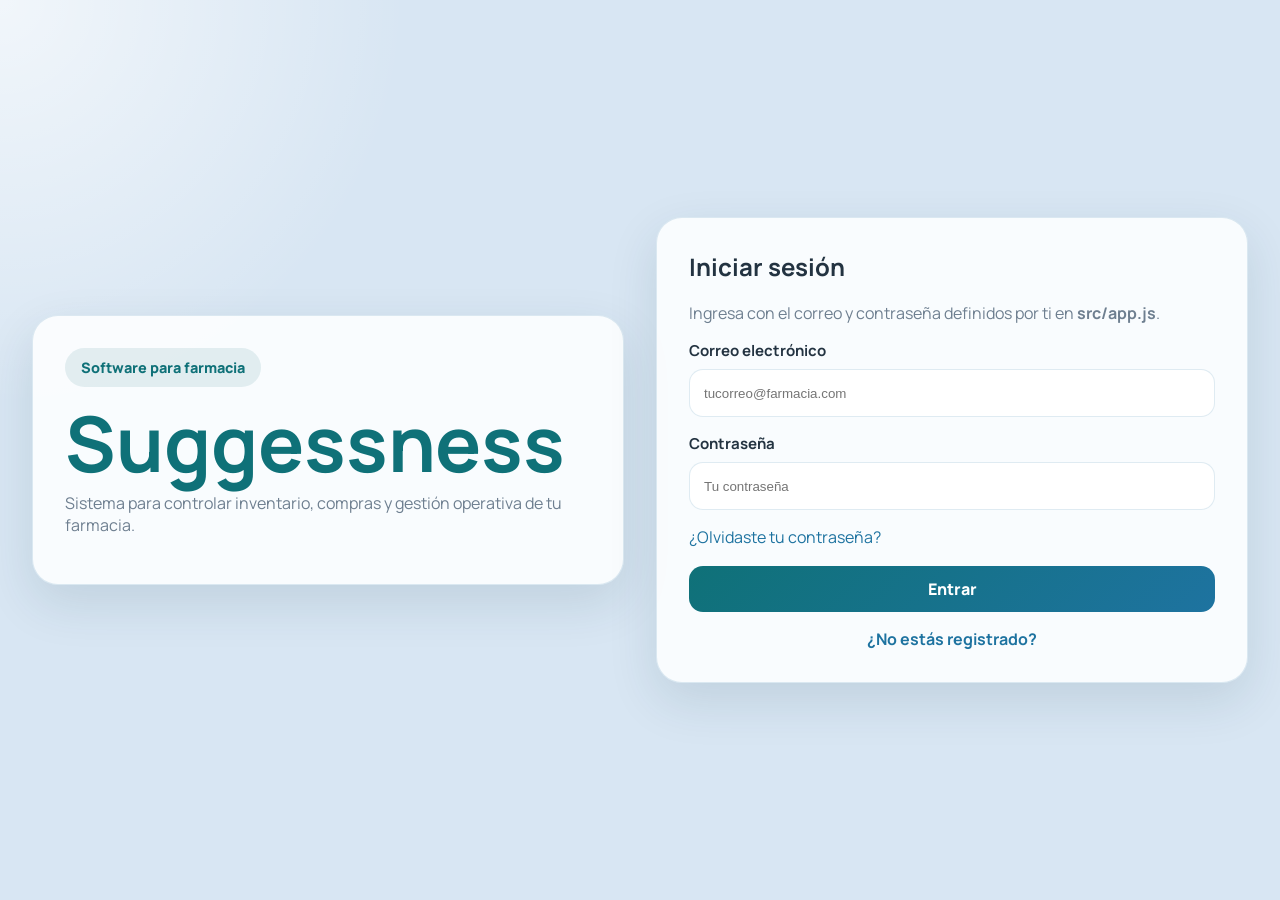
<file: index.html>
<!DOCTYPE html>
<html lang="es">
<head>
  <meta charset="UTF-8" />
  <meta name="viewport" content="width=device-width, initial-scale=1.0" />
  <title>Suggessness | Login</title>
  <link rel="preconnect" href="https://fonts.googleapis.com">
  <link rel="preconnect" href="https://fonts.gstatic.com" crossorigin>
  <link href="https://fonts.googleapis.com/css2?family=Manrope:wght@400;500;700;800&display=swap" rel="stylesheet">
  <link rel="stylesheet" href="./src/styles.css">
</head>
<body class="auth-body">
  <main class="auth-layout">
    <section class="auth-left">
      <span class="brand-chip">Software para farmacia</span>
      <h1 class="brand-title">Suggessness</h1>
      <p class="brand-copy">
        Sistema para controlar inventario, compras y gestión operativa de tu farmacia.
      </p>
    </section>

    <section class="auth-card">
      <h2>Iniciar sesión</h2>
      <p class="muted">
        Ingresa con el correo y contraseña definidos por ti en <strong>src/app.js</strong>.
      </p>

      <form id="loginForm" novalidate>
        <div class="field">
          <label for="email">Correo electrónico</label>
          <input id="email" type="email" placeholder="tucorreo@farmacia.com" required>
        </div>

        <div class="field">
          <label for="password">Contraseña</label>
          <input id="password" type="password" placeholder="Tu contraseña" required>
        </div>

        <div class="links-row">
          <a href="./forgot-password.html">¿Olvidaste tu contraseña?</a>
        </div>

        <button type="submit" class="btn-primary">Entrar</button>
        <p id="loginMessage" class="message error hidden"></p>

        <div class="links-row bottom-link">
          <a href="https://samuelleyton2006.github.io/PublicidadSuggessness/" target="_blank" rel="noopener noreferrer">
            ¿No estás registrado?
          </a>
        </div>
      </form>
    </section>
  </main>

  <script src="./src/app.js" defer></script>
</body>
</html>
</file>
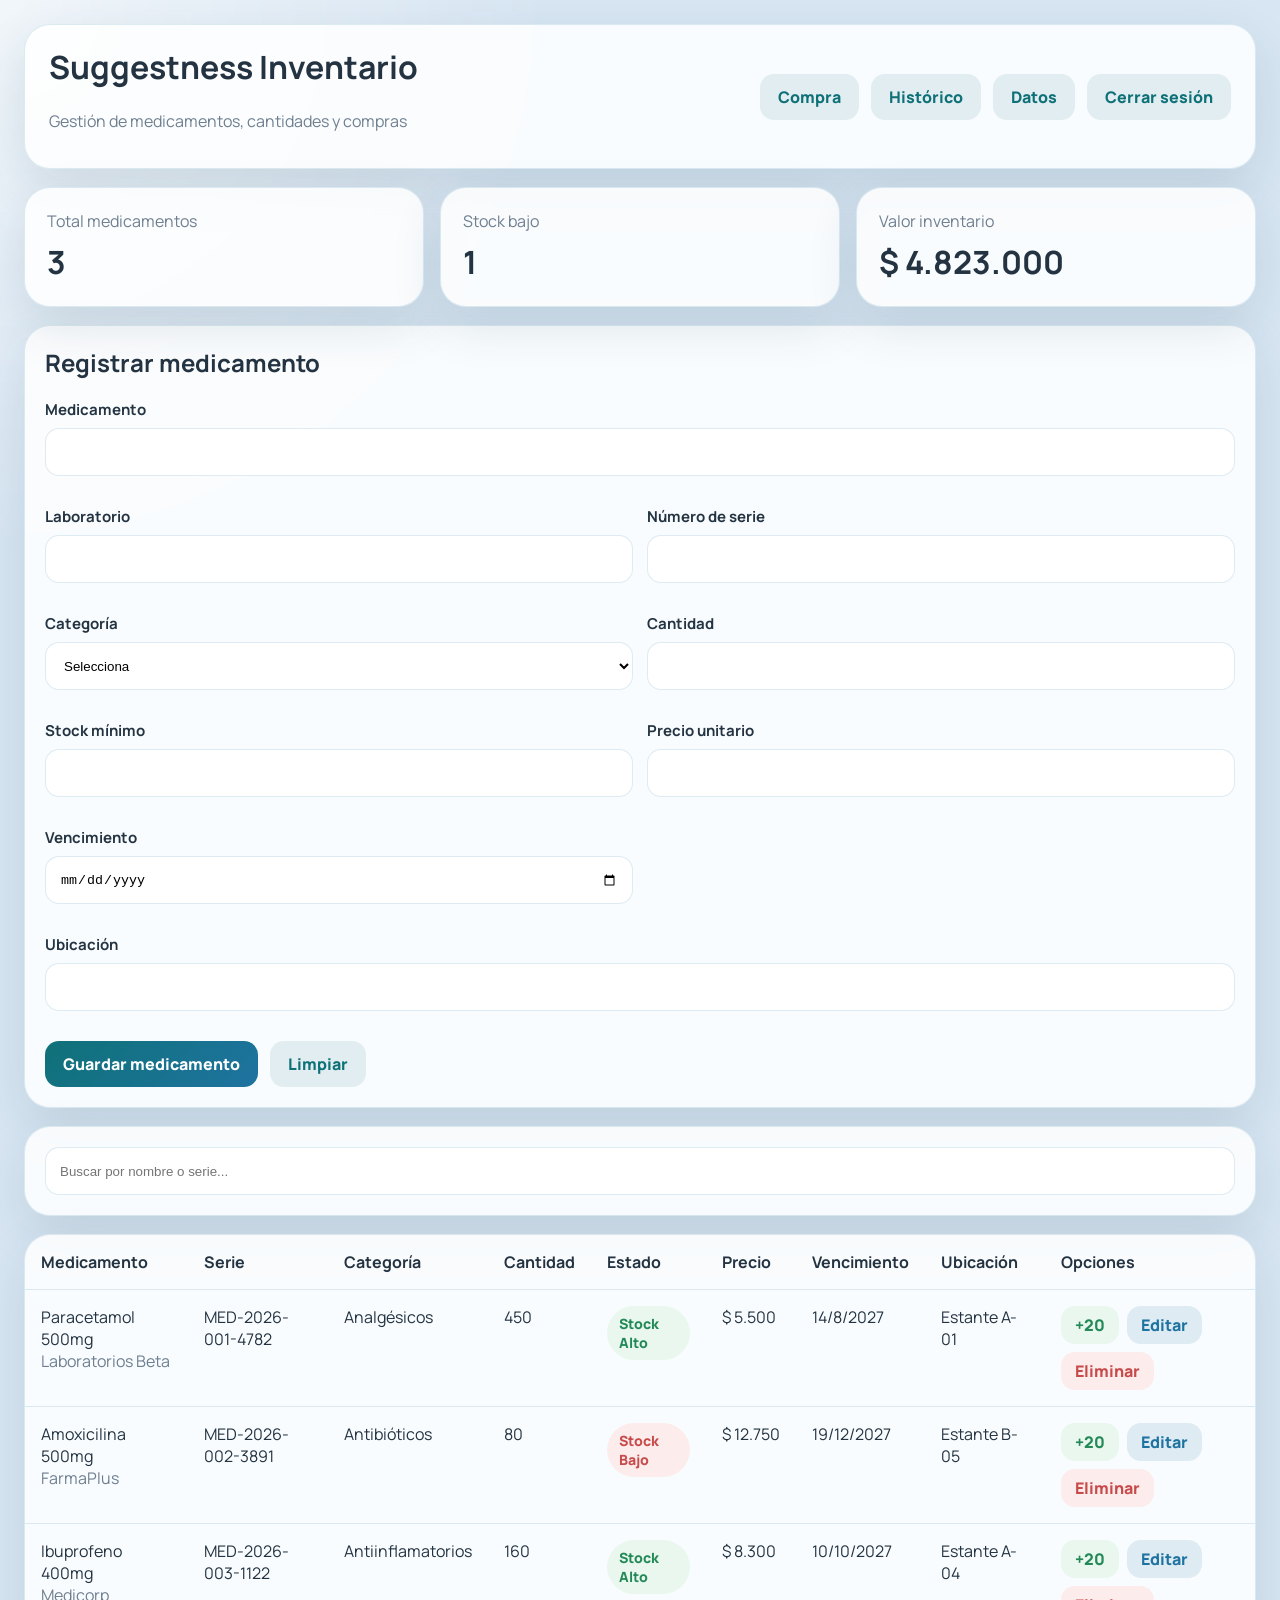
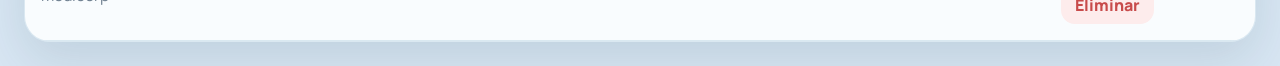
<file: dashboard.html>
<!DOCTYPE html>
<html lang="es">
<head>
  <meta charset="UTF-8" />
  <meta name="viewport" content="width=device-width, initial-scale=1.0" />
  <title>Suggestness | Dashboard</title>
  <link rel="preconnect" href="https://fonts.googleapis.com">
  <link rel="preconnect" href="https://fonts.gstatic.com" crossorigin>
  <link href="https://fonts.googleapis.com/css2?family=Manrope:wght@400;500;700;800&display=swap" rel="stylesheet">
  <link rel="stylesheet" href="./src/styles.css">
</head>
<body>
  <main class="app-shell">
    <header class="app-header">
      <div>
      <h1>Suggestness Inventario</h1>
        <p class="muted">Gestión de medicamentos, cantidades y compras</p>
      </div>
      <div class="header-actions">
        <a href="./purchase.html" class="btn-soft btn-link">Compra</a>
        <a href="./history.html" class="btn-soft btn-link">Histórico </a>
        <a href="./data.html" class="btn-soft btn-link">Datos</a>
        <a href="./index.html" class="btn-soft btn-link">Cerrar sesión</a>
      </div>
    </header>
    
    <section class="stats-grid">
      <article class="stat-card">
        <span class="muted">Total medicamentos</span>
        <strong id="totalMeds">0</strong>
      </article>

      <article class="stat-card">
        <span class="muted">Stock bajo</span>
        <strong id="lowStock">0</strong>
      </article>

      <article class="stat-card">
        <span class="muted">Valor inventario</span>
        <strong id="inventoryValue">$0</strong>
      </article>
    </section>

    <section class="panel-card">
      <h2>Registrar medicamento</h2>

      <form id="medicineForm" class="grid-2" novalidate>
        <div class="field full">
          <label for="medicineName">Medicamento</label>
          <input id="medicineName" type="text" required>
        </div>

        <div class="field">
          <label for="laboratory">Laboratorio</label>
          <input id="laboratory" type="text" required>
        </div>

        <div class="field">
          <label for="serial">Número de serie</label>
          <input id="serial" type="text" required>
        </div>

        <div class="field">
          <label for="category">Categoría</label>
          <select id="category" required>
            <option value="">Selecciona</option>
            <option>Analgésicos</option>
            <option>Antibióticos</option>
            <option>Antiinflamatorios</option>
            <option>Antiácidos</option>
            <option>Antihistamínicos</option>
          </select>
        </div>

        <div class="field">
          <label for="quantity">Cantidad</label>
          <input id="quantity" type="number" min="0" required>
        </div>

        <div class="field">
          <label for="minStock">Stock mínimo</label>
          <input id="minStock" type="number" min="0" required>
        </div>

        <div class="field">
          <label for="price">Precio unitario</label>
          <input id="price" type="number" min="0" step="1" required>
        </div>

        <div class="field">
          <label for="expiry">Vencimiento</label>
          <input id="expiry" type="date" required>
        </div>

        <div class="field full">
          <label for="location">Ubicación</label>
          <input id="location" type="text" required>
        </div>

        <div class="full actions-form">
          <button type="submit" class="btn-primary btn-inline">Guardar medicamento</button>
          <button type="button" class="btn-soft" id="clearFormBtn">Limpiar</button>
        </div>
      </form>
    </section>

    <section class="panel-card">
      <div class="search-box">
        <input id="searchInput" type="text" placeholder="Buscar por nombre o serie...">
      </div>
    </section>

    <section class="inventory-card">
      <div class="table-wrap">
        <table>
          <thead>
            <tr>
              <th>Medicamento</th>
              <th>Serie</th>
              <th>Categoría</th>
              <th>Cantidad</th>
              <th>Estado</th>
              <th>Precio</th>
              <th>Vencimiento</th>
              <th>Ubicación</th>
              <th>Opciones</th>
            </tr>
          </thead>
          <tbody id="inventoryBody"></tbody>
        </table>
      </div>
      <div id="emptyState" class="empty-state hidden">No hay medicamentos para mostrar.</div>
    </section>
  </main>

  <script src="./src/app.js" defer></script>
</body>
</html>
</file>
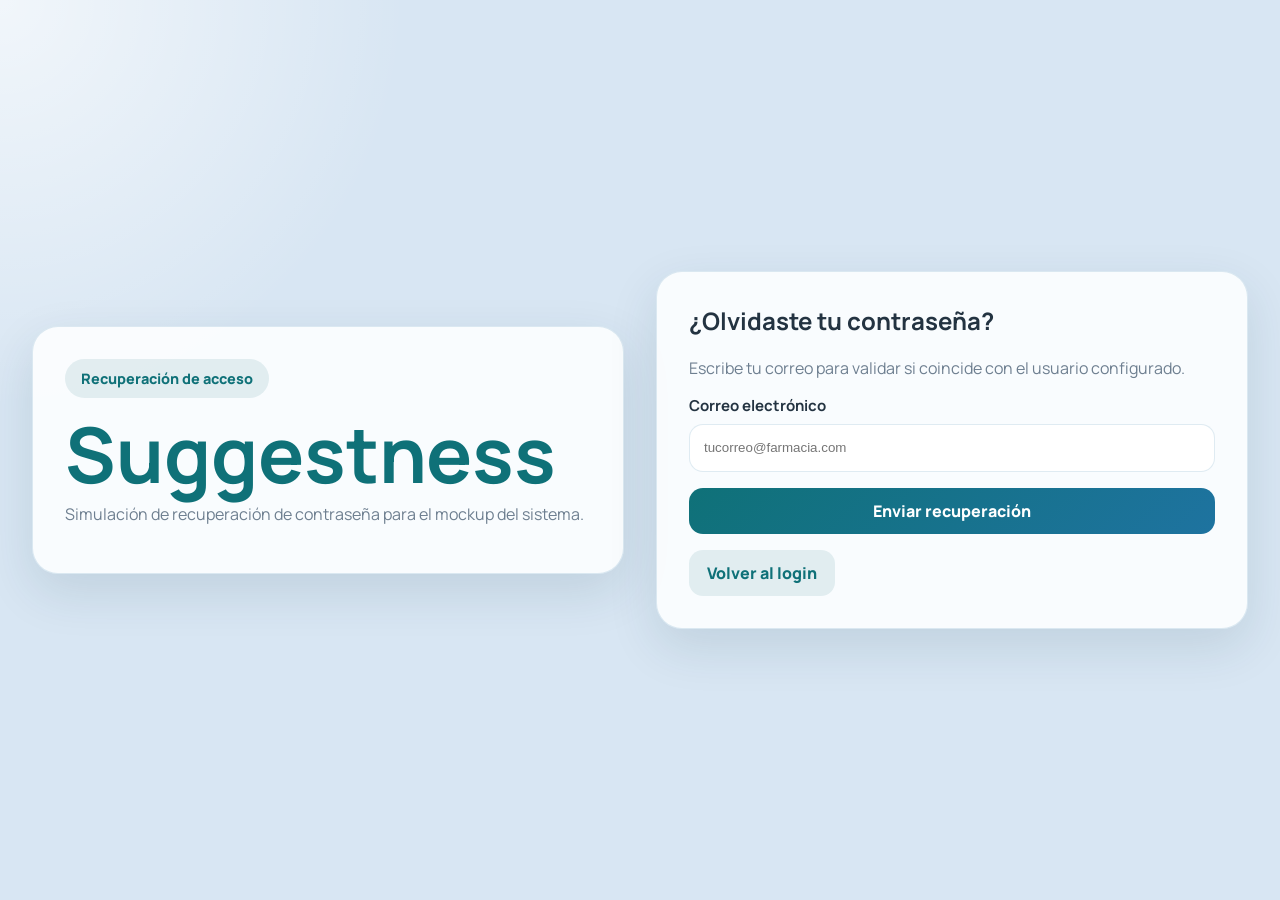
<file: forgot-password.html>
<!DOCTYPE html>
<html lang="es">
<head>
  <meta charset="UTF-8" />
  <meta name="viewport" content="width=device-width, initial-scale=1.0" />
  <title>Suggessness | Recuperar contraseña</title>
  <link rel="preconnect" href="https://fonts.googleapis.com">
  <link rel="preconnect" href="https://fonts.gstatic.com" crossorigin>
  <link href="https://fonts.googleapis.com/css2?family=Manrope:wght@400;500;700;800&display=swap" rel="stylesheet">
  <link rel="stylesheet" href="./src/styles.css">
</head>
<body class="auth-body">
  <main class="auth-layout">
    <section class="auth-left">
      <span class="brand-chip">Recuperación de acceso</span>
      <h1 class="brand-title">Suggestness</h1>
      <p class="brand-copy">
        Simulación de recuperación de contraseña para el mockup del sistema.
      </p>
    </section>

    <section class="auth-card">
      <h2>¿Olvidaste tu contraseña?</h2>
      <p class="muted">Escribe tu correo para validar si coincide con el usuario configurado.</p>

      <form id="forgotForm" novalidate>
        <div class="field">
          <label for="recoveryEmail">Correo electrónico</label>
          <input id="recoveryEmail" type="email" placeholder="tucorreo@farmacia.com" required>
        </div>

        <button type="submit" class="btn-primary">Enviar recuperación</button>
        <p id="forgotMessage" class="message success hidden"></p>
      </form>

      <a href="./index.html" class="btn-soft btn-link back-link">Volver al login</a>
    </section>
  </main>

  <script src="./src/app.js" defer></script>
</body>
</html>
</file>
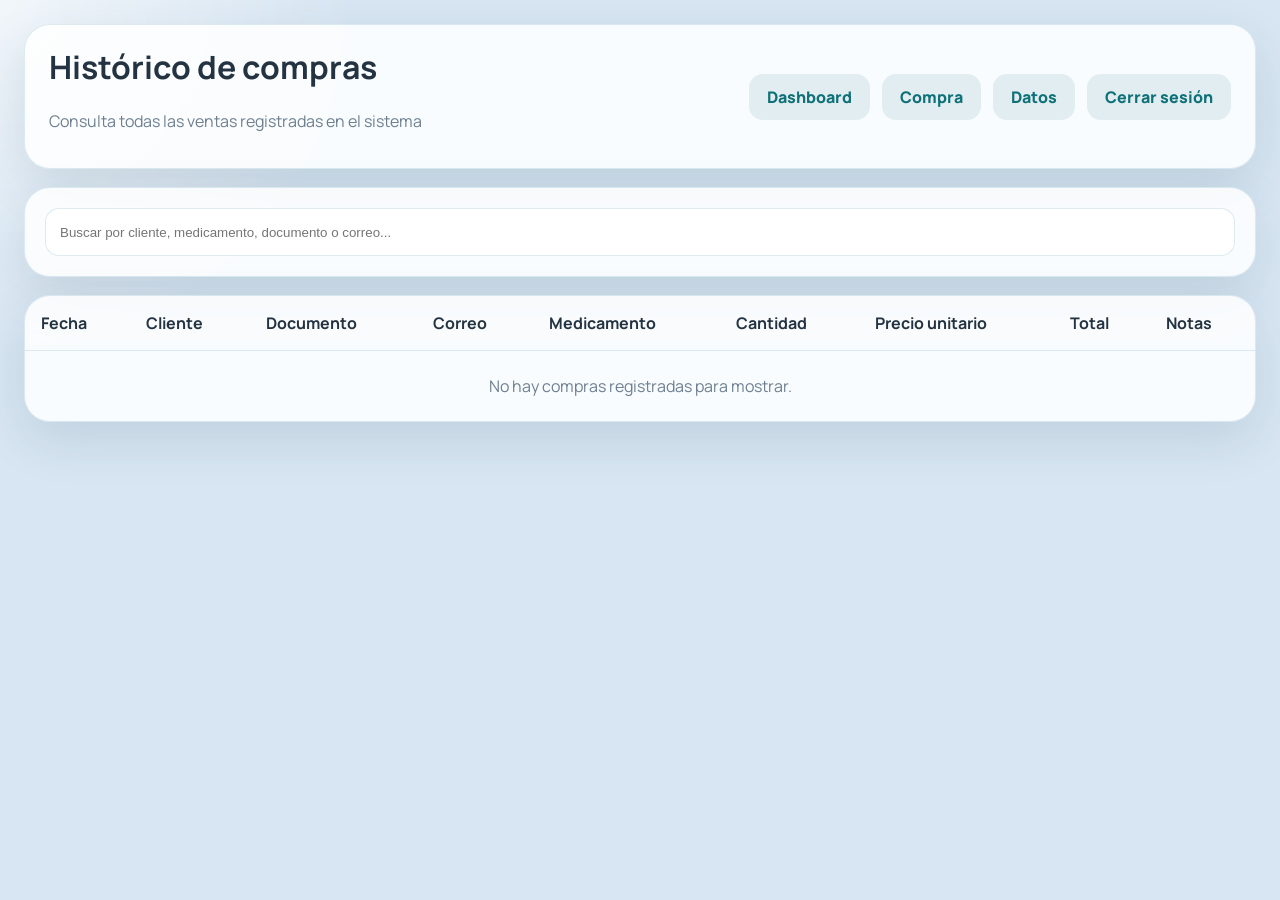
<file: history.html>
<!DOCTYPE html>
<html lang="es">
<head>
  <meta charset="UTF-8" />
  <meta name="viewport" content="width=device-width, initial-scale=1.0" />
  <title>Suggestness | Histórico</title>
  <link rel="preconnect" href="https://fonts.googleapis.com">
  <link rel="preconnect" href="https://fonts.gstatic.com" crossorigin>
  <link href="https://fonts.googleapis.com/css2?family=Manrope:wght@400;500;700;800&display=swap" rel="stylesheet">
  <link rel="stylesheet" href="./src/styles.css">
</head>
<body>
  <main class="app-shell">
    <header class="app-header">
      <div>
        <h1>Histórico de compras</h1>
        <p class="muted">Consulta todas las ventas registradas en el sistema</p>
      </div>
      <div class="header-actions">
        <a href="./dashboard.html" class="btn-soft btn-link">Dashboard</a>
        <a href="./purchase.html" class="btn-soft btn-link">Compra</a>
        <a href="./data.html" class="btn-soft btn-link">Datos</a>
        <a href="./index.html" class="btn-soft btn-link">Cerrar sesión</a>
      </div>
    </header>

    <section class="panel-card">
      <div class="search-box">
        <input
          id="historySearchInput"
          type="text"
          placeholder="Buscar por cliente, medicamento, documento o correo..."
        >
      </div>
    </section>

    <section class="inventory-card">
      <div class="table-wrap">
        <table>
          <thead>
            <tr>
              <th>Fecha</th>
              <th>Cliente</th>
              <th>Documento</th>
              <th>Correo</th>
              <th>Medicamento</th>
              <th>Cantidad</th>
              <th>Precio unitario</th>
              <th>Total</th>
              <th>Notas</th>
            </tr>
          </thead>
          <tbody id="historyBody"></tbody>
        </table>
      </div>
      <div id="historyEmptyState" class="empty-state hidden">
        No hay compras registradas para mostrar.
      </div>
    </section>
  </main>

  <script src="./src/app.js" defer></script>
</body>
</html>
</file>
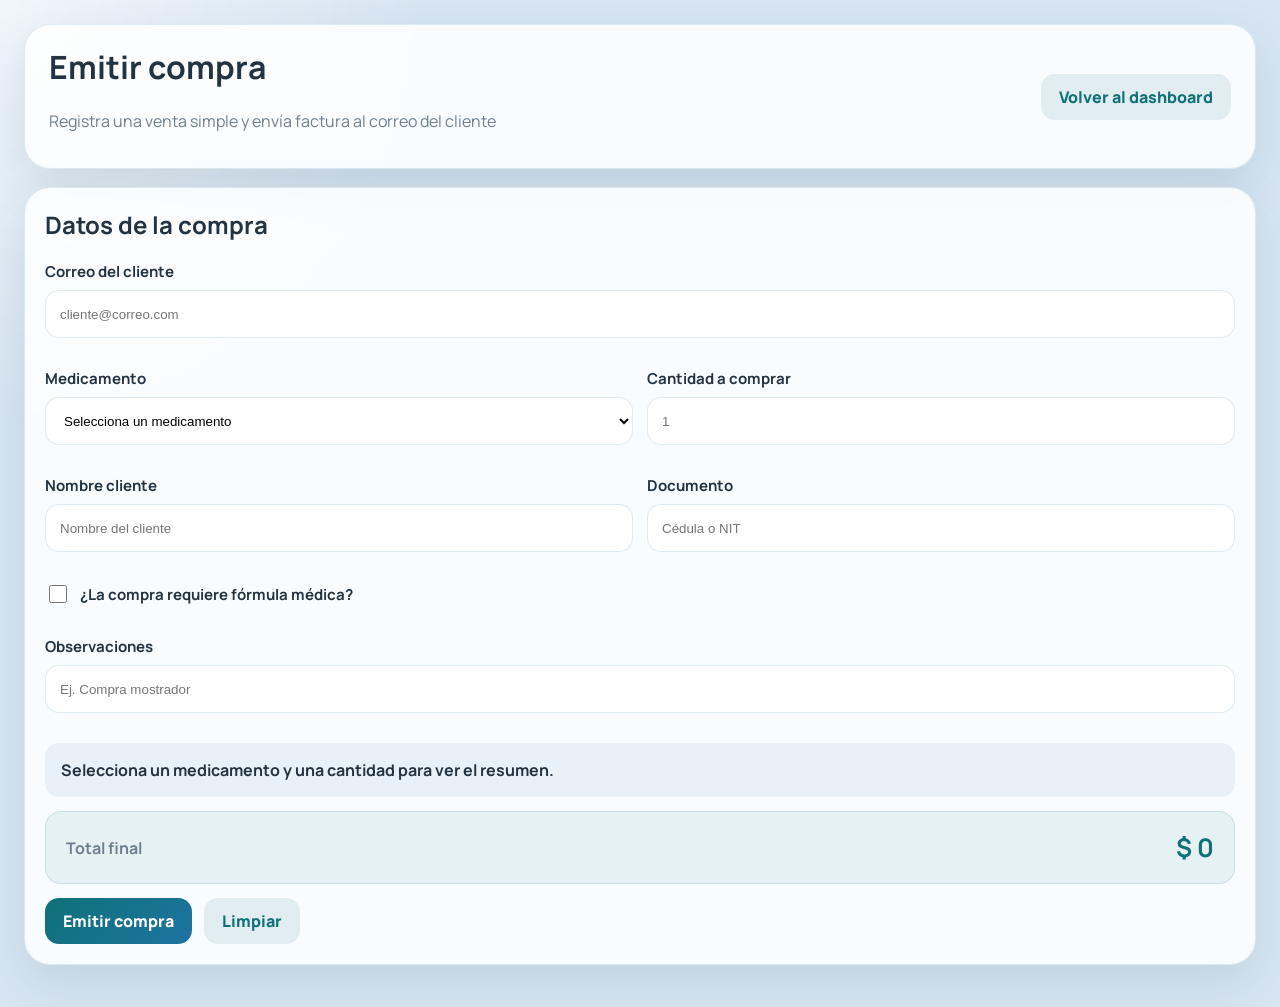
<file: purchase.html>
<!DOCTYPE html>
<html lang="es">
<head>
  <meta charset="UTF-8" />
  <meta name="viewport" content="width=device-width, initial-scale=1.0" />
  <title>Suggestness | Compra</title>
  <link rel="preconnect" href="https://fonts.googleapis.com">
  <link rel="preconnect" href="https://fonts.gstatic.com" crossorigin>
  <link href="https://fonts.googleapis.com/css2?family=Manrope:wght@400;500;700;800&display=swap" rel="stylesheet">
  <link rel="stylesheet" href="./src/styles.css">
</head>
<body>
  <main class="app-shell">
    <header class="app-header">
      <div>
        <h1>Emitir compra</h1>
        <p class="muted">Registra una venta simple y envía factura al correo del cliente</p>
      </div>
      <div class="header-actions">
        <a href="./dashboard.html" class="btn-soft btn-link">Volver al dashboard</a>
      </div>
    </header>

    <section class="panel-card">
      <h2>Datos de la compra</h2>

      <form id="purchaseForm" class="grid-2" novalidate>
        <div class="field full">
          <label for="customerEmail">Correo del cliente</label>
          <input id="customerEmail" type="email" placeholder="cliente@correo.com" required>
        </div>

        <div class="field">
          <label for="purchaseMedicine">Medicamento</label>
          <select id="purchaseMedicine" required></select>
        </div>

        <div class="field">
          <label for="purchaseQuantity">Cantidad a comprar</label>
          <input id="purchaseQuantity" type="number" min="1" placeholder="1" required>
        </div>

        <div class="field">
          <label for="invoiceName">Nombre cliente</label>
          <input id="invoiceName" type="text" placeholder="Nombre del cliente" required>
        </div>

        <div class="field">
          <label for="invoiceDocument">Documento</label>
          <input id="invoiceDocument" type="text" placeholder="Cédula o NIT" required>
        </div>

        <div class="field full">
          <label class="checkbox-row" for="requiresPrescription">
            <input id="requiresPrescription" type="checkbox">
            <span>¿La compra requiere fórmula médica?</span>
          </label>
        </div>

        <div id="prescriptionWrapper" class="field full hidden">
          <label for="prescriptionFile">Adjuntar fórmula médica</label>
          <input
            id="prescriptionFile"
            type="file"
            accept=".pdf,.jpg,.jpeg,.png"
          >
          <small class="muted">Formatos permitidos: PDF, JPG, JPEG, PNG.</small>
        </div>

        <div class="field full">
          <label for="invoiceNotes">Observaciones</label>
          <input id="invoiceNotes" type="text" placeholder="Ej. Compra mostrador">
        </div>

        <div class="full purchase-summary" id="purchaseSummary">
          Selecciona un medicamento y una cantidad para ver el resumen.
        </div>

        <div class="full total-box">
          <span>Total final</span>
          <strong id="finalPurchaseTotal">$0</strong>
        </div>

        <div class="full actions-form">
          <button type="submit" class="btn-primary btn-inline">Emitir compra</button>
          <button type="button" class="btn-soft" id="clearPurchaseBtn">Limpiar</button>
        </div>
      </form>
    </section>
  </main>

  <div id="invoiceModal" class="modal hidden">
    <div class="modal-box">
      <h3>Factura emitida correctamente</h3>
      <p id="invoiceMessage" class="muted"></p>
      <button id="closeModalBtn" class="btn-soft">Cerrar</button>
    </div>
  </div>

  <script src="./src/app.js" defer></script>
</body>
</html>
</file>
<file: src/styles.css>
:root {
  --bg: #d8e6f3;
  --surface: #ffffff;
  --surface-soft: rgba(255, 255, 255, 0.85);
  --border: rgba(30, 115, 160, 0.14);
  --text: #233341;
  --muted: #6e7f90;
  --primary: #0f7178;
  --secondary: #1e73a0;
  --success: #238a57;
  --success-bg: #e9f7ef;
  --warning: #d07d2c;
  --warning-bg: #fff3e8;
  --danger: #c84b4b;
  --danger-bg: #fdecec;
  --shadow: 0 18px 50px rgba(17, 54, 78, 0.12);
  --radius-xl: 26px;
  --radius-lg: 18px;
  --radius-md: 14px;
}

* {
  box-sizing: border-box;
}

html,
body {
  margin: 0;
  min-height: 100%;
  font-family: 'Manrope', sans-serif;
  color: var(--text);
  background: var(--bg);
}

body {
  background:
    radial-gradient(circle at top left, rgba(255,255,255,0.65), transparent 26%),
    var(--bg);
}

h1,
h2,
h3,
p {
  margin-top: 0;
}

a {
  color: var(--secondary);
  text-decoration: none;
}

a:hover {
  text-decoration: underline;
}

.auth-body {
  min-height: 100vh;
}

.auth-layout {
  min-height: 100vh;
  display: grid;
  grid-template-columns: 1fr 1fr;
  gap: 32px;
  align-items: center;
  padding: 32px;
}

.auth-left,
.auth-card,
.app-header,
.stat-card,
.panel-card,
.inventory-card {
  background: var(--surface-soft);
  border: 1px solid var(--border);
  border-radius: var(--radius-xl);
  box-shadow: var(--shadow);
}

.auth-left,
.auth-card {
  padding: 32px;
}

.brand-chip {
  display: inline-block;
  padding: 10px 16px;
  border-radius: 999px;
  background: rgba(15, 113, 120, 0.10);
  color: var(--primary);
  font-weight: 800;
  margin-bottom: 20px;
  font-size: 0.9rem;
}

.brand-title {
  font-size: clamp(2.8rem, 6vw, 5.5rem);
  color: var(--primary);
  line-height: 0.95;
  margin-bottom: 12px;
}

.brand-copy,
.muted {
  color: var(--muted);
}

.field {
  display: grid;
  gap: 8px;
  margin-bottom: 16px;
}

.field label {
  font-weight: 700;
  font-size: 0.94rem;
}

.field input,
.field select {
  width: 100%;
  height: 48px;
  border-radius: var(--radius-md);
  border: 1px solid var(--border);
  background: #fff;
  padding: 0 14px;
  outline: none;
}

.field input:focus,
.field select:focus,
.search-box input:focus {
  border-color: var(--secondary);
  box-shadow: 0 0 0 4px rgba(30, 115, 160, 0.12);
}

.links-row {
  margin-bottom: 18px;
}

.bottom-link {
  margin-top: 16px;
  margin-bottom: 0;
  text-align: center;
}

.bottom-link a {
  font-weight: 700;
}

.btn-primary,
.btn-soft,
.btn-link,
.mini-btn {
  border: none;
  border-radius: var(--radius-md);
  min-height: 46px;
  padding: 0 18px;
  font: inherit;
  font-weight: 800;
  cursor: pointer;
}

.btn-primary {
  width: 100%;
  color: white;
  background: linear-gradient(135deg, var(--primary), var(--secondary));
}

.btn-inline {
  width: auto;
}

.btn-soft,
.btn-link {
  display: inline-flex;
  align-items: center;
  justify-content: center;
  background: rgba(15, 113, 120, 0.10);
  color: var(--primary);
  text-decoration: none;
}

.back-link {
  margin-top: 16px;
}

.message {
  margin-top: 14px;
  padding: 12px 14px;
  border-radius: 12px;
  font-weight: 700;
}

.message.error {
  background: var(--danger-bg);
  color: var(--danger);
}

.message.success {
  background: var(--success-bg);
  color: var(--success);
}

.hidden {
  display: none !important;
}

.app-shell {
  padding: 24px;
}

.app-header {
  padding: 20px 24px;
  display: flex;
  justify-content: space-between;
  align-items: center;
  margin-bottom: 18px;
}

.header-actions {
  display: flex;
  gap: 12px;
  flex-wrap: wrap;
}

.stats-grid {
  display: grid;
  grid-template-columns: repeat(3, minmax(0, 1fr));
  gap: 16px;
  margin-bottom: 18px;
}

.stat-card {
  padding: 22px;
}

.stat-card strong {
  display: block;
  margin-top: 8px;
  font-size: 2rem;
}

.panel-card {
  padding: 20px;
  margin-bottom: 18px;
}

.grid-2 {
  display: grid;
  grid-template-columns: repeat(2, minmax(0, 1fr));
  gap: 14px;
}

.full {
  grid-column: 1 / -1;
}

.actions-form {
  display: flex;
  gap: 12px;
  flex-wrap: wrap;
}

.search-box input {
  width: 100%;
  height: 48px;
  border-radius: var(--radius-md);
  border: 1px solid var(--border);
  background: #fff;
  padding: 0 14px;
  outline: none;
}

.inventory-card {
  overflow: hidden;
}

.table-wrap {
  overflow-x: auto;
}

table {
  width: 100%;
  min-width: 980px;
  border-collapse: collapse;
}

th,
td {
  text-align: left;
  padding: 16px;
  border-bottom: 1px solid var(--border);
  vertical-align: top;
}

.status-pill {
  display: inline-flex;
  align-items: center;
  padding: 8px 12px;
  border-radius: 999px;
  font-size: 0.88rem;
  font-weight: 800;
}

.status-pill.high {
  background: var(--success-bg);
  color: var(--success);
}

.status-pill.normal {
  background: var(--warning-bg);
  color: var(--warning);
}

.status-pill.low {
  background: var(--danger-bg);
  color: var(--danger);
}

.actions-cell {
  display: flex;
  gap: 8px;
  flex-wrap: wrap;
}

.mini-btn {
  min-height: 38px;
  padding: 0 14px;
}

.mini-btn.buy {
  color: var(--success);
  background: var(--success-bg);
}

.mini-btn.edit {
  color: var(--secondary);
  background: rgba(30, 115, 160, 0.12);
}

.mini-btn.delete {
  color: var(--danger);
  background: var(--danger-bg);
}

.empty-state {
  padding: 24px;
  text-align: center;
  color: var(--muted);
}

.purchase-summary {
  padding: 16px;
  border-radius: 14px;
  background: rgba(30, 115, 160, 0.08);
  color: var(--text);
  font-weight: 700;
}

.modal {
  position: fixed;
  inset: 0;
  background: rgba(15, 32, 46, 0.45);
  display: grid;
  place-items: center;
  padding: 20px;
  z-index: 1000;
}

.modal-box {
  width: min(100%, 440px);
  background: #ffffff;
  border-radius: 22px;
  padding: 28px;
  box-shadow: 0 24px 70px rgba(0, 0, 0, 0.20);
  text-align: center;
  border: 1px solid var(--border);
}

.modal-box h3 {
  margin-bottom: 10px;
}

.modal-box p {
  margin-bottom: 18px;
}

.checkbox-row {
  display: inline-flex;
  align-items: center;
  gap: 10px;
  font-weight: 700;
  cursor: pointer;
}

.checkbox-row input {
  width: 18px;
  height: 18px;
  accent-color: var(--primary);
}

#prescriptionFile {
  padding: 12px;
  height: auto;
}

.total-box {
  display: flex;
  justify-content: space-between;
  align-items: center;
  padding: 18px 20px;
  border-radius: 16px;
  background: rgba(15, 113, 120, 0.08);
  border: 1px solid var(--border);
}

.total-box span {
  color: var(--muted);
  font-weight: 700;
}

.total-box strong {
  font-size: 1.6rem;
  color: var(--primary);
}

.filter-row {
  display: flex;
  gap: 12px;
  flex-wrap: wrap;
}

.active-filter {
  background: var(--primary);
  color: #ffffff;
}

.chart-box {
  position: relative;
  min-height: 360px;
}

.top-list {
  list-style: none;
  padding: 0;
  margin: 0;
  display: grid;
  gap: 12px;
}

.top-list li {
  display: flex;
  justify-content: space-between;
  align-items: center;
  gap: 16px;
  padding: 14px 16px;
  border-radius: 14px;
  background: rgba(30, 115, 160, 0.08);
  border: 1px solid var(--border);
}

.top-list strong {
  color: var(--primary);
}

@media (max-width: 960px) {
  .auth-layout,
  .stats-grid,
  .grid-2 {
    grid-template-columns: 1fr;
  }

  .app-header {
    flex-direction: column;
    align-items: flex-start;
    gap: 12px;
  }
}

@media (max-width: 700px) {
  .app-shell {
    padding: 16px;
  }

  .auth-left,
  .auth-card,
  .panel-card,
  .stat-card,
  .app-header {
    padding: 18px;
  }

  .top-list li,
  .total-box,
  .actions-form,
  .header-actions {
    flex-direction: column;
    align-items: stretch;
  }

  .chart-box {
    min-height: 300px;
  }

  table {
    min-width: 820px;
  }
}
</file>
